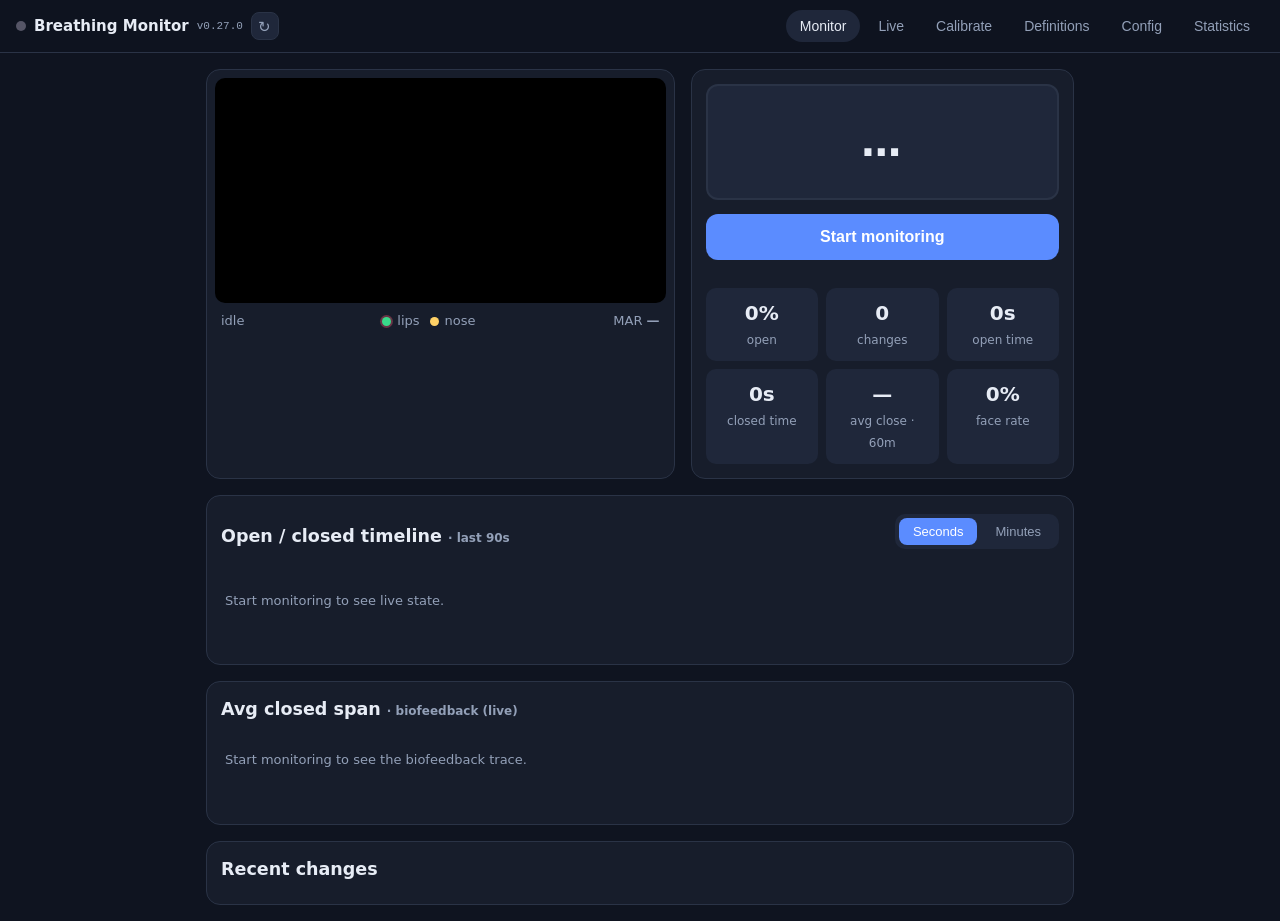
<file: web/index.html>
<!DOCTYPE html>
<html lang="en">
<head>
  <meta charset="UTF-8" />
  <meta name="viewport" content="width=device-width, initial-scale=1, viewport-fit=cover" />
  <meta name="theme-color" content="#0f1420" />
  <title>Breathing Monitor</title>
  <link rel="manifest" href="./manifest.webmanifest" />
  <link rel="icon" href="./icons/icon.svg" type="image/svg+xml" />
  <link rel="apple-touch-icon" href="./icons/icon.svg" />
  <link rel="stylesheet" href="./css/app.css" />
</head>
<body>
  <header class="topbar">
    <div class="brand">
      <span id="status-dot" class="dot"></span>
      <strong>Breathing Monitor</strong>
      <span class="ver" id="app-version"></span>
      <button id="refresh-btn" class="icon-btn" title="Update to latest version" aria-label="Update to latest version">↻</button>
    </div>
    <nav class="tabs">
      <button data-tab-btn="monitor" class="active">Monitor</button>
      <button data-tab-btn="live">Live</button>
      <button data-tab-btn="calibrate">Calibrate</button>
      <button data-tab-btn="definitions">Definitions</button>
      <button data-tab-btn="config">Config</button>
      <button data-tab-btn="stats">Statistics</button>
    </nav>
  </header>

  <main>
    <!-- MONITOR -->
    <section data-tab="monitor" class="panel">
      <div class="monitor-grid">
        <div class="preview-card">
          <canvas id="preview"></canvas>
          <div class="preview-meta">
            <span id="face-status">idle</span>
            <span class="legend">
              <span class="dot-lip"></span>lips
              <span class="dot-nose"></span>nose
            </span>
            <span>MAR <b id="mar-value">—</b></span>
          </div>
        </div>

        <div class="control-card">
          <div id="indicator" data-state="unknown">
            <div id="indicator-label">…</div>
          </div>
          <button id="toggle-btn" class="primary">Start monitoring</button>
          <div id="bio-mode" class="bio-mode"></div>

          <div class="stat-tiles">
            <div class="tile"><span id="stat-open-pct">0%</span><label>open</label></div>
            <div class="tile"><span id="stat-changes">0</span><label>changes</label></div>
            <div class="tile"><span id="stat-open-s">0s</span><label>open time</label></div>
            <div class="tile"><span id="stat-closed-s">0s</span><label>closed time</label></div>
            <div class="tile"><span id="stat-avg-close">—</span><label>avg close · 60m</label></div>
            <div class="tile"><span id="stat-face-rate">0%</span><label>face rate</label></div>
          </div>
        </div>
      </div>

      <div class="live-card">
        <div class="live-head">
          <h3>Open / closed timeline <span class="muted small">· last <span id="live-window">90s</span></span></h3>
          <div class="seg" id="live-seg" aria-label="Live resolution">
            <button data-live="sec" type="button" class="active">Seconds</button>
            <button data-live="min" type="button">Minutes</button>
          </div>
        </div>
        <div id="live-chart" class="chart"></div>
      </div>

      <div class="live-card">
        <div class="live-head">
          <h3>Avg closed span <span class="muted small">· biofeedback (live)</span></h3>
        </div>
        <div id="bio-chart" class="chart"></div>
      </div>

      <div class="changes-card">
        <h3>Recent changes</h3>
        <ul id="changes-list" class="changes-list"></ul>
      </div>
    </section>

    <!-- LIVE (ambient, distraction-free) -->
    <section data-tab="live" class="panel live-ambient-panel" hidden>
      <div id="ambient" class="ambient" data-state="unknown">
        <div class="ambient-state" id="ambient-state">—</div>
        <div class="ambient-metric">
          <span id="ambient-metric">—</span>
        </div>
        <div class="ambient-hint" id="ambient-hint">Start monitoring on the Monitor tab, then leave this tab open.</div>
      </div>
    </section>

    <!-- CALIBRATE -->
    <section data-tab="calibrate" class="panel" hidden>
      <div class="doc">
        <h2>Calibrate the MAR thresholds</h2>
        <p class="muted">Start monitoring, then open and close your mouth naturally.
           Drag the sliders (or use the capture buttons) so <b>closed</b> sits below
           the close line and <b>open</b> sits above the open line. Changes apply
           live and are saved.</p>

        <div class="cal-live">
          <div class="cal-readout">
            <span id="cal-mar">—</span><label>current MAR</label>
          </div>
          <div class="cal-readout">
            <span id="cal-state">—</span><label>state</label>
          </div>
        </div>

        <div class="cal-meter" aria-hidden="true">
          <div class="cal-fill" id="cal-fill"></div>
          <div class="cal-mark cal-mark-close" id="cal-mark-close"><span>close</span></div>
          <div class="cal-mark cal-mark-open" id="cal-mark-open"><span>open</span></div>
        </div>
        <p id="cal-hint" class="muted small">Start monitoring on the Monitor tab to see live MAR.</p>

        <div class="cal-controls">
          <div class="cal-row">
            <label for="cal-open">Open threshold: <b id="cal-open-val">0.35</b></label>
            <input id="cal-open" type="range" min="0" max="1" step="0.01" value="0.35" />
            <button id="cal-set-open" class="ghost" type="button">Set from current MAR</button>
          </div>
          <div class="cal-row">
            <label for="cal-close">Close threshold: <b id="cal-close-val">0.28</b></label>
            <input id="cal-close" type="range" min="0" max="1" step="0.01" value="0.28" />
            <button id="cal-set-close" class="ghost" type="button">Set from current MAR</button>
          </div>
          <p class="muted small">The close threshold is kept at or below the open
             threshold (hysteresis) to prevent flicker.</p>
        </div>

        <hr class="sep" />

        <h2>Nose breathing <span class="tag-exp">experimental</span></h2>
        <p class="muted">Nostril ratio <b>NAR = nostril width ÷ nose length</b>.
           With your <b>mouth closed</b>, breathe through your nose and watch the
           bar: if nostril flare is detectable, it should oscillate with each
           breath. The motion is small and noisy, so this may or may not resolve a
           usable signal for your face/camera — this bar lets you check.</p>

        <div class="cal-live">
          <div class="cal-readout"><span id="nar-value">—</span><label>current NAR</label></div>
          <div class="cal-readout"><span id="nar-amp">—</span><label>recent range</label></div>
        </div>
        <div class="cal-meter"><div class="cal-fill nar-fill" id="nar-fill"></div></div>
        <p class="muted small">The bar auto-scales to the recent min/max (~24 s),
           so even tiny changes are amplified. A rising “recent range” with a
           bar that pulses in time with your breathing is the signal you’re
           looking for; a bar that only jerks when you move your head is not.</p>

        <hr class="sep" />

        <h2>Talking detection <span class="tag-exp">experimental</span></h2>
        <p class="muted">Ignores frames while you're <b>talking</b> (rapid mouth
           movement) so speech isn't counted as breathing. Vision-only — it can
           occasionally react to chewing/laughing. Talk normally and watch the
           state flip to TALKING; adjust sensitivity so speech is caught but
           breathing isn't.</p>

        <div class="cal-live">
          <div class="cal-readout"><span id="talk-score">—</span><label>talk score (mouth motion)</label></div>
          <div class="cal-readout"><span id="talk-state">—</span><label>state</label></div>
        </div>

        <div class="cal-controls">
          <label class="row"><input id="talk-enabled" type="checkbox" /> Enable talking detection</label>
          <div class="cal-row">
            <label for="talk-sens">Sensitivity: <b id="talk-sens-val">0.50</b></label>
            <input id="talk-sens" type="range" min="0" max="1" step="0.05" value="0.5" />
          </div>
          <label>Enter-talking delay t1 (s) — how long it must look like talking
            <input id="talk-onset" type="number" min="0" step="0.05" />
          </label>
          <label>Exit-talking delay t2 (s) — how long after talking stops
            <input id="talk-hold" type="number" min="0" step="0.05" />
          </label>
        </div>

        <hr class="sep" />

        <h2>Facial tension <span class="tag-exp">experimental</span></h2>
        <p class="muted">A webcam <b>can't measure true muscle tone</b> (that needs
           EMG). These bars are MediaPipe <b>blendshapes</b> — geometric estimates
           of facial actions, 0–1. Tense each muscle group and watch which bars
           move. The signal is the <em>rise above your own relaxed resting
           level</em>, not the absolute value — so compare against your neutral
           face. Heads-up: <b>jaw clench barely registers</b> from a camera; watch
           whether its proxies move for you at all before relying on it.</p>
        <div id="bs-list" class="bs-list">
          <p class="muted small" id="bs-empty">Start monitoring on the Monitor tab to see live blendshapes.</p>
        </div>
      </div>
    </section>

    <!-- DEFINITIONS -->
    <section data-tab="definitions" class="panel" hidden>
      <div class="doc">
        <h2>What this measures</h2>
        <p>The app watches your webcam, finds your face with the MediaPipe
           <em>FaceLandmarker</em> model (478 landmarks), and computes the
           <strong>Mouth Aspect Ratio (MAR)</strong> — the vertical lip opening
           divided by the mouth width — to decide whether your lips are
           <strong>open</strong> or <strong>closed</strong>. Everything runs on
           your device; only small metadata is uploaded.</p>

        <h3>Key terms</h3>
        <dl>
          <dt>MAR (Mouth Aspect Ratio)</dt>
          <dd>Mean inner-lip vertical opening ÷ inner mouth width. Higher = more open.</dd>
          <dt>Open / Close threshold (hysteresis)</dt>
          <dd>Two separate MAR levels. Once open, the mouth must fall below the
              lower <em>close</em> threshold to flip back — this stops flicker.</dd>
          <dt>Minimum duration</dt>
          <dd>A change must hold this long before it's confirmed, so brief
              flickers (a swallow, one noisy frame) don't count.</dd>
          <dt>Face rate</dt>
          <dd>Fraction of sampled frames where a usable face was found.</dd>
          <dt>% open</dt>
          <dd>Share of measured time your mouth was open — the headline metric
              tracked across days.</dd>
        </dl>

        <h3>How it maps to the pipeline</h3>
        <p>Capture → foundation model (landmarks) → MAR → smoothing → stats →
           central store. The capture + model live in one swappable
           <code>FaceSensor</code> module; the math is ported directly from the
           desktop app's pure-logic core.</p>
      </div>
    </section>

    <!-- CONFIG -->
    <section data-tab="config" class="panel" hidden>
      <form id="config-form" class="doc form">
        <h2>Configuration</h2>

        <fieldset>
          <legend>Capture</legend>
          <label>Sample interval (ms)
            <input name="intervalMs" type="number" min="50" step="10" />
          </label>
          <label>Camera
            <select name="facingMode">
              <option value="user">Front (facing you)</option>
              <option value="environment">Rear</option>
            </select>
          </label>
          <label class="row"><input name="autoStartStop" type="checkbox" /> Auto stop/resume with app focus (pause in background, resume on return)</label>
          <label>Video rotation (if the preview is sideways)
            <select name="rotation">
              <option value="auto">Auto (match screen)</option>
              <option value="0">None</option>
              <option value="90">90° clockwise</option>
              <option value="180">180°</option>
              <option value="270">270° (90° CCW)</option>
            </select>
          </label>
        </fieldset>

        <fieldset>
          <legend>Detection thresholds</legend>
          <label>Open threshold (MAR)
            <input name="openThreshold" type="number" step="0.01" />
          </label>
          <label>Close threshold (MAR)
            <input name="closeThreshold" type="number" step="0.01" />
          </label>
          <label>Min open seconds
            <input name="minOpenSeconds" type="number" step="0.05" />
          </label>
          <label>Min closed seconds
            <input name="minClosedSeconds" type="number" step="0.05" />
          </label>
          <label>Min face confidence
            <input name="minFaceConfidence" type="number" step="0.05" min="0" max="1" />
          </label>
          <label>Min face area ratio
            <input name="minFaceAreaRatio" type="number" step="0.01" min="0" max="1" />
          </label>
        </fieldset>

        <fieldset>
          <legend>Notifications</legend>
          <label class="row"><input name="notifEnabled" type="checkbox" /> Enable notifications</label>
          <label>Mouth-open alert after (seconds, 0 = off)
            <input name="mouthOpenAlertSeconds" type="number" step="1" min="0" />
          </label>
          <label>Breathing reminder every (minutes, 0 = off)
            <input name="breathingReminderMinutes" type="number" step="1" min="0" />
          </label>
          <label>Remote alerts topic (ntfy.sh) — popups on another device
            <input name="remoteTopic" type="text" placeholder="e.g. breath-a8f3k9 (keep secret)" />
          </label>
          <p class="muted small">Pick a hard-to-guess topic. On your laptop, open
             <a id="recv-link" target="_blank" rel="noopener">the alerts receiver</a>
             (big flash + beep), or just <b>ntfy.sh/&lt;topic&gt;</b> / the ntfy
             app for plain notifications.</p>
          <button type="button" id="notif-test-remote" class="ghost">Send test remote alert</button>
        </fieldset>

        <fieldset>
          <legend>Biofeedback schedule (baseline sampling)</legend>
          <p class="muted small">Periodically pause feedback to measure your real
             habits. During a baseline the Live tab stays green and no alerts
             fire, but detection + stats keep running. Compared in Statistics →
             Baselines.</p>
          <label class="row"><input name="baselineEnabled" type="checkbox" /> Enable baseline sampling</label>
          <label>Feedback ON minutes
            <input name="baselineOn" type="number" min="0.5" step="0.5" />
          </label>
          <label>Baseline (feedback OFF) minutes
            <input name="baselineOff" type="number" min="0.5" step="0.5" />
          </label>
        </fieldset>

        <fieldset>
          <legend>Storage</legend>
          <p class="muted small">Metadata is always saved <b>on this device</b>
             (IndexedDB) and the Statistics tab reads it from there — no server
             required. Optionally also send it to a backend for cross-device
             stats by filling in an API base below.</p>
          <label class="row"><input name="uploadEnabled" type="checkbox" /> Also upload to a backend (optional)</label>
          <label>API base URL (blank = on-device only)
            <input name="apiBase" type="text" placeholder="https://your-server.example.com" />
          </label>
          <label>Record interval (seconds)
            <input name="rollupSeconds" type="number" step="5" min="5" />
          </label>
        </fieldset>

        <div class="form-actions">
          <button type="submit" class="primary">Save settings</button>
          <button type="button" id="config-reset" class="ghost">Reset defaults</button>
        </div>
      </form>
    </section>

    <!-- STATISTICS -->
    <section data-tab="stats" class="panel" hidden>
      <div class="doc">
        <div class="stats-head">
          <h2>Statistics across days</h2>
          <button id="stats-refresh" class="ghost">Refresh</button>
        </div>
        <p class="muted small">Recorded per hour on this device; the selector
           below only rolls those hours up for display.</p>
        <p id="stats-status" class="muted">—</p>

        <div class="seg" id="res-seg" aria-label="Graph resolution">
          <button data-res="hour" type="button">Hour</button>
          <button data-res="day" type="button">Day</button>
          <button data-res="week" type="button">Week</button>
          <button data-res="month" type="button">Month</button>
        </div>

        <div class="stat-tiles">
          <div class="tile"><span id="agg-days">0</span><label>days</label></div>
          <div class="tile"><span id="agg-sessions">0</span><label>sessions</label></div>
          <div class="tile"><span id="agg-open-pct">0%</span><label>avg open</label></div>
          <div class="tile"><span id="agg-open-hours">0h</span><label>open total</label></div>
        </div>

        <h3>% mouth-open over time</h3>
        <div id="chart-open" class="chart"></div>

        <h3>Max continuous closed duration over time</h3>
        <div id="chart-closed" class="chart"></div>

        <h3>% mouth-open per period</h3>
        <div id="daily-bars" class="daily-bars"></div>

        <h3>Baselines — does the feedback help?</h3>
        <p class="muted small">Avg closed-span during each baseline (feedback-off)
           period vs the feedback-on period just before it. If the feedback is
           working, the "with feedback" line sits above the baseline line.</p>
        <div id="chart-baseline" class="chart"></div>
      </div>
    </section>
  </main>

  <div id="toasts" class="toasts"></div>
  <script type="module" src="./js/app.js"></script>
</body>
</html>
</file>
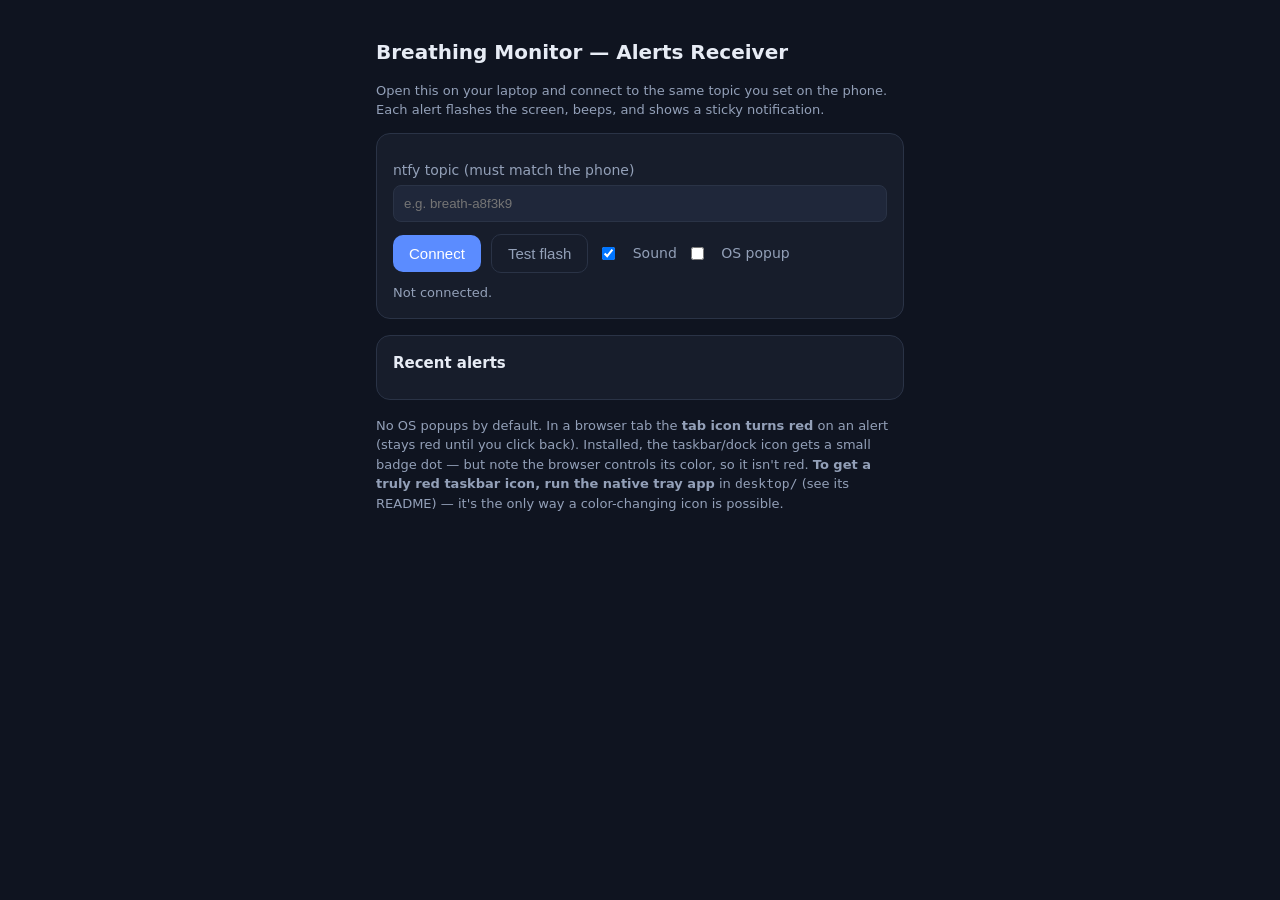
<file: web/receiver.html>
<!DOCTYPE html>
<html lang="en">
<head>
  <meta charset="UTF-8" />
  <meta name="viewport" content="width=device-width, initial-scale=1" />
  <title>Breathing Monitor — Alerts Receiver</title>
  <link rel="manifest" href="./receiver.webmanifest" />
  <link id="fav" rel="icon" />
  <style>
    :root { --bg:#0f1420; --panel:#171d2b; --panel2:#1f273a; --text:#e7ecf5; --muted:#93a0b8; --accent:#5b8cff; --open:#ff5c7a; --border:#2a3346; }
    * { box-sizing: border-box; }
    body { margin:0; background:var(--bg); color:var(--text); font:15px/1.5 system-ui,-apple-system,Segoe UI,Roboto,sans-serif; }
    .wrap { max-width:560px; margin:0 auto; padding:24px 16px; }
    h1 { font-size:20px; }
    .card { background:var(--panel); border:1px solid var(--border); border-radius:14px; padding:16px; margin-bottom:16px; }
    label { display:block; color:var(--muted); font-size:14px; margin:10px 0 4px; }
    input[type=text] { width:100%; padding:10px; border-radius:8px; border:1px solid var(--border); background:var(--panel2); color:var(--text); }
    .row { display:flex; gap:10px; align-items:center; flex-wrap:wrap; }
    button { background:var(--accent); color:#fff; border:0; padding:10px 16px; border-radius:10px; font-size:15px; cursor:pointer; }
    button.ghost { background:transparent; color:var(--muted); border:1px solid var(--border); }
    .status { font-size:13px; color:var(--muted); margin-top:10px; }
    .status.on { color:#39d98a; }
    .status.err { color:var(--open); }
    ul { list-style:none; padding:0; margin:8px 0 0; max-height:240px; overflow:auto; }
    li { padding:8px 4px; border-bottom:1px solid var(--border); font-size:14px; }
    li time { color:var(--muted); font-size:12px; margin-right:8px; font-family:ui-monospace,monospace; }
    .muted { color:var(--muted); font-size:13px; }
    /* Full-screen attention flash */
    #flash { position:fixed; inset:0; background:var(--open); display:flex; align-items:center; justify-content:center;
             opacity:0; pointer-events:none; transition:opacity .12s; z-index:50; }
    #flash.on { opacity:.92; pointer-events:auto; }
    #flash .msg { font-size:min(9vw,54px); font-weight:800; color:#2a0d14; text-align:center; padding:20px; }
    #flash small { display:block; font-size:16px; font-weight:600; margin-top:14px; opacity:.7; }
  </style>
</head>
<body>
  <div class="wrap">
    <h1>Breathing Monitor — Alerts Receiver</h1>
    <p class="muted">Open this on your laptop and connect to the same topic you set on the phone.
       Each alert flashes the screen, beeps, and shows a sticky notification.</p>

    <div class="card">
      <label for="topic">ntfy topic (must match the phone)</label>
      <input id="topic" type="text" placeholder="e.g. breath-a8f3k9" autocomplete="off" />
      <div class="row" style="margin-top:12px">
        <button id="connect">Connect</button>
        <button id="test" class="ghost" type="button">Test flash</button>
        <label class="row" style="margin:0"><input type="checkbox" id="sound" checked /> &nbsp;Sound</label>
        <label class="row" style="margin:0"><input type="checkbox" id="popup" /> &nbsp;OS popup</label>
      </div>
      <div id="status" class="status">Not connected.</div>
    </div>

    <div class="card">
      <strong>Recent alerts</strong>
      <ul id="log"></ul>
    </div>
    <p class="muted">No OS popups by default. In a browser tab the <b>tab icon turns red</b> on an alert (stays red until you click back). Installed, the taskbar/dock icon gets a small badge dot — but note the browser controls its color, so it isn't red. <b>To get a truly red taskbar icon, run the native tray app</b> in <code>desktop/</code> (see its README) — it's the only way a color-changing icon is possible.</p>
  </div>

  <div id="flash"><div class="msg" id="flash-msg">ALERT<small id="flash-sub"></small></div></div>

  <script>
    const $ = (s) => document.querySelector(s);
    const params = new URLSearchParams(location.search);
    const topicEl = $("#topic");
    topicEl.value = params.get("topic") || localStorage.getItem("bm.recv.topic") || "";

    let es = null;
    let audioCtx = null;

    // OS popup is OFF by default (the taskbar badge + red icon is the cue).
    const popupEl = $("#popup");
    popupEl.checked = localStorage.getItem("bm.recv.popup") === "1";
    popupEl.addEventListener("change", () => {
      localStorage.setItem("bm.recv.popup", popupEl.checked ? "1" : "0");
      if (popupEl.checked && "Notification" in window && Notification.permission === "default") Notification.requestPermission();
    });

    function setStatus(text, cls) {
      const el = $("#status");
      el.textContent = text;
      el.className = "status" + (cls ? " " + cls : "");
    }

    function beep() {
      if (!$("#sound").checked) return;
      try {
        audioCtx = audioCtx || new (window.AudioContext || window.webkitAudioContext)();
        const t = audioCtx.currentTime;
        for (let i = 0; i < 2; i++) {
          const o = audioCtx.createOscillator();
          const g = audioCtx.createGain();
          o.type = "sine";
          o.frequency.value = 880;
          g.gain.setValueAtTime(0.0001, t + i * 0.28);
          g.gain.exponentialRampToValueAtTime(0.4, t + i * 0.28 + 0.02);
          g.gain.exponentialRampToValueAtTime(0.0001, t + i * 0.28 + 0.22);
          o.connect(g).connect(audioCtx.destination);
          o.start(t + i * 0.28);
          o.stop(t + i * 0.28 + 0.24);
        }
      } catch (e) { /* ignore */ }
    }

    const baseTitle = document.title;
    const favLink = document.getElementById("fav");

    // Draw a solid colored dot as the tab favicon — a peripheral color signal
    // visible in the tab strip (and taskbar/dock icon) without any popup.
    function setFavicon(color) {
      const c = document.createElement("canvas");
      c.width = c.height = 64;
      const x = c.getContext("2d");
      x.fillStyle = color;
      x.beginPath();
      x.arc(32, 32, 30, 0, Math.PI * 2);
      x.fill();
      favLink.href = c.toDataURL("image/png");
    }
    const COLOR_OK = "#39d98a", COLOR_ALERT = "#ff5c7a";
    setFavicon(COLOR_OK);

    // Alert stays "flagged" (red tab + red badge + flagged title) until you
    // return to the tab, so an unfocused/hidden tab still shows the color.
    function raiseFlag(msg) {
      setFavicon(COLOR_ALERT);
      document.title = "🔴 " + msg;
      // A dot badge (no number). Note: the browser controls its color (system
      // accent) — the web platform can't recolor the taskbar icon itself.
      try { navigator.setAppBadge && navigator.setAppBadge(); } catch (e) {}
    }
    function clearFlag() {
      setFavicon(COLOR_OK);
      document.title = baseTitle;
      try { navigator.clearAppBadge && navigator.clearAppBadge(); } catch (e) {}
    }
    // Clear the flag once the user actually looks at the tab.
    window.addEventListener("focus", clearFlag);
    document.addEventListener("visibilitychange", () => { if (!document.hidden) clearFlag(); });

    function alertNow(msg) {
      // Full-screen flash (visible when the tab is on-screen).
      $("#flash-sub").textContent = msg;
      const f = $("#flash");
      f.classList.add("on");
      setTimeout(() => f.classList.remove("on"), 1600);
      beep();
      // Persistent color signal for when the tab isn't focused.
      raiseFlag(msg);
      // Sticky OS notification — only if explicitly enabled.
      if (popupEl.checked && "Notification" in window && Notification.permission === "granted") {
        try { new Notification("Breathing Monitor", { body: msg, requireInteraction: true, tag: "bm-alert" }); } catch (e) {}
      }
      // Log.
      const li = document.createElement("li");
      li.innerHTML = `<time>${new Date().toLocaleTimeString()}</time>${msg}`;
      $("#log").prepend(li);
      while ($("#log").children.length > 30) $("#log").lastChild.remove();
    }
    // Dismiss the flash on click.
    $("#flash").addEventListener("click", () => $("#flash").classList.remove("on"));

    // Register the service worker so the receiver is installable (enables the
    // taskbar/dock badge and a standalone window).
    if ("serviceWorker" in navigator) navigator.serviceWorker.register("./sw.js").catch(() => {});

    function connect() {
      const topic = topicEl.value.trim();
      if (!topic) { setStatus("Enter a topic first.", "err"); return; }
      localStorage.setItem("bm.recv.topic", topic);
      if (es) es.close();
      if (popupEl.checked && "Notification" in window && Notification.permission === "default") Notification.requestPermission();
      const url = /^https?:\/\//.test(topic) ? topic.replace(/\/$/, "") + "/sse" : `https://ntfy.sh/${encodeURIComponent(topic)}/sse`;
      setStatus("Connecting…");
      es = new EventSource(url);
      es.onopen = () => setStatus("Connected — waiting for alerts.", "on");
      es.onerror = () => setStatus("Disconnected — retrying…", "err");
      es.onmessage = (ev) => {
        try {
          const d = JSON.parse(ev.data);
          if (d.event === "message") alertNow(d.message || "(alert)");
        } catch (e) { /* keepalive/open events */ }
      };
    }

    $("#connect").addEventListener("click", connect);
    $("#test").addEventListener("click", () => alertNow("Test alert — mouth open"));
    if (topicEl.value) connect();
  </script>
</body>
</html>
</file>
<file: web/css/app.css>
:root {
  --bg: #0f1420;
  --panel: #171d2b;
  --panel-2: #1f273a;
  --text: #e7ecf5;
  --muted: #93a0b8;
  --accent: #5b8cff;
  --open: #ff5c7a;
  --closed: #39d98a;
  --border: #2a3346;
  --radius: 14px;
}

* { box-sizing: border-box; }
html, body { margin: 0; }
body {
  background: var(--bg);
  color: var(--text);
  font: 15px/1.5 system-ui, -apple-system, Segoe UI, Roboto, sans-serif;
  -webkit-font-smoothing: antialiased;
  padding-bottom: env(safe-area-inset-bottom);
}

/* Topbar + tabs */
.topbar {
  position: sticky; top: 0; z-index: 5;
  display: flex; align-items: center; justify-content: space-between;
  gap: 12px; flex-wrap: wrap;
  padding: 10px 16px; background: rgba(15,20,32,.92);
  backdrop-filter: blur(8px); border-bottom: 1px solid var(--border);
}
.brand { display: flex; align-items: center; gap: 8px; }
.ver { color: var(--muted); font-size: 11px; font-family: ui-monospace, monospace; }
.icon-btn { background: var(--panel-2); color: var(--muted); border: 1px solid var(--border); border-radius: 8px; width: 28px; height: 28px; cursor: pointer; font-size: 15px; line-height: 1; }
.icon-btn:active { transform: rotate(180deg); transition: transform .3s; }
.dot { width: 10px; height: 10px; border-radius: 50%; background: #556; transition: background .2s; }
.dot.live { background: var(--closed); box-shadow: 0 0 10px var(--closed); }
.tabs { display: flex; gap: 4px; flex-wrap: wrap; }
.tabs button {
  background: transparent; color: var(--muted); border: 0;
  padding: 8px 14px; border-radius: 999px; cursor: pointer; font-size: 14px;
}
.tabs button.active { background: var(--panel-2); color: var(--text); }

main { max-width: 900px; margin: 0 auto; padding: 16px; }
.panel { animation: fade .2s ease; }
@keyframes fade { from { opacity: 0; transform: translateY(4px); } to { opacity: 1; } }

/* Monitor */
.monitor-grid { display: grid; grid-template-columns: 1fr; gap: 16px; }
@media (min-width: 720px) { .monitor-grid { grid-template-columns: 1.1fr .9fr; } }

.preview-card, .control-card, .changes-card, .doc {
  background: var(--panel); border: 1px solid var(--border);
  border-radius: var(--radius); padding: 14px;
}
.preview-card { padding: 8px; }
#preview {
  width: 100%; height: auto; display: block; border-radius: 10px; background: #000;
  max-height: 70vh;
}
.preview-meta { display: flex; justify-content: space-between; align-items: center; gap: 8px; color: var(--muted); padding: 8px 6px 2px; font-size: 13px; }
.legend { display: inline-flex; align-items: center; gap: 6px; }
.legend .dot-lip, .legend .dot-nose { width: 9px; height: 9px; border-radius: 50%; display: inline-block; }
.legend .dot-lip { background: var(--closed); box-shadow: 0 0 0 2px rgba(255,92,122,.35); }
.legend .dot-nose { background: #ffd166; margin-left: 4px; }

/* Calibrate */
.small { font-size: 12px; }
.cal-live { display: flex; gap: 12px; margin: 12px 0; }
.cal-readout { flex: 1; background: var(--panel-2); border-radius: 10px; padding: 12px; text-align: center; }
.cal-readout span { display: block; font-size: 28px; font-weight: 800; }
.cal-readout label { color: var(--muted); font-size: 12px; }
.cal-meter { position: relative; height: 30px; background: var(--panel-2); border-radius: 8px; margin: 22px 0 8px; overflow: visible; }
.cal-fill { position: absolute; left: 0; top: 0; bottom: 0; width: 0%; background: linear-gradient(90deg, var(--closed), var(--open)); border-radius: 8px 0 0 8px; transition: width .08s linear; }
.cal-mark { position: absolute; top: -6px; bottom: -6px; width: 2px; background: var(--text); left: 0%; }
.cal-mark span { position: absolute; top: -16px; left: 50%; transform: translateX(-50%); font-size: 10px; color: var(--muted); white-space: nowrap; }
.cal-mark-close { background: #8fb3ff; }
.cal-mark-open { background: #ffd166; }
.cal-controls { margin-top: 14px; }
.cal-row { display: grid; grid-template-columns: 1fr auto; align-items: center; gap: 8px 12px; margin: 14px 0; }
.cal-row label { color: var(--muted); }
.cal-row input[type="range"] { grid-column: 1 / -1; width: 100%; accent-color: var(--accent); }
.cal-row button { grid-column: 2; grid-row: 1; }
.nar-fill { background: linear-gradient(90deg, #5b8cff, #39d98a); }
.sep { border: 0; border-top: 1px solid var(--border); margin: 24px 0; }
.tag-exp { font-size: 11px; font-weight: 600; color: #0f1420; background: #ffd166; padding: 2px 8px; border-radius: 999px; vertical-align: middle; }

/* Facial-tension blendshape meter (Calibrate experiment) */
.bs-list { margin: 12px 0 0; }
.bs-group { color: var(--accent); font-size: 12px; font-weight: 600; text-transform: uppercase; letter-spacing: .04em; margin: 16px 0 6px; }
.bs-group .bs-note { color: var(--muted); font-weight: 500; text-transform: none; letter-spacing: 0; }
.bs-row { display: grid; grid-template-columns: 130px 1fr 48px; align-items: center; gap: 10px; margin: 4px 0; }
.bs-row > label { color: var(--text); font-size: 13px; margin: 0; }
.bs-track { position: relative; height: 12px; background: var(--panel-2); border-radius: 6px; overflow: hidden; }
.bs-fill { position: absolute; left: 0; top: 0; bottom: 0; width: 0%; background: linear-gradient(90deg, #39d98a, #ffd166, var(--open)); transition: width .08s linear; }
.bs-val { font-family: ui-monospace, monospace; font-size: 12px; color: var(--muted); text-align: right; }
.bs-row.hot .bs-val { color: var(--open); font-weight: 700; }

.control-card { display: flex; flex-direction: column; gap: 14px; align-items: stretch; }
#indicator {
  border-radius: 12px; padding: 26px; text-align: center;
  background: var(--panel-2); border: 2px solid var(--border);
  transition: all .25s;
}
#indicator[data-state="open"] { border-color: var(--open); background: rgba(255,92,122,.12); }
#indicator[data-state="closed"] { border-color: var(--closed); background: rgba(57,217,138,.12); }
#indicator-label { font-size: 40px; font-weight: 800; letter-spacing: 2px; }
#indicator[data-state="open"] #indicator-label { color: var(--open); }
#indicator[data-state="closed"] #indicator-label { color: var(--closed); }

button.primary {
  background: var(--accent); color: #fff; border: 0; padding: 14px;
  border-radius: 12px; font-size: 16px; font-weight: 600; cursor: pointer;
}
button.primary.stop { background: var(--open); }
button.ghost { background: transparent; color: var(--muted); border: 1px solid var(--border); padding: 10px 14px; border-radius: 10px; cursor: pointer; }

.stat-tiles { display: grid; grid-template-columns: repeat(auto-fit, minmax(88px, 1fr)); gap: 8px; }
.tile { background: var(--panel-2); border-radius: 10px; padding: 10px; text-align: center; }
.tile span { display: block; font-size: 20px; font-weight: 700; }
.tile label { color: var(--muted); font-size: 12px; }

/* Ambient (distraction-free) Live tab */
.ambient {
  min-height: calc(100vh - 130px);
  display: flex; flex-direction: column; align-items: center; justify-content: center;
  gap: 22px; border-radius: var(--radius); text-align: center; padding: 24px;
  transition: background .5s ease;
  background: var(--panel-2);
}
/* Strong, saturated background = peripheral attention; text stays soft/low-key. */
.ambient[data-state="closed"] { background: var(--closed); }
.ambient[data-state="open"] { background: var(--open); }
.ambient[data-state="unknown"] { background: #4a5361; }
.ambient-state { font-size: 46px; font-weight: 600; letter-spacing: 3px; color: rgba(255, 255, 255, .5); }
.ambient-metric span { display: block; font-size: 38px; font-weight: 600; color: rgba(255, 255, 255, .5); }
.ambient-hint { color: rgba(255, 255, 255, .5); font-size: 13px; max-width: 280px; }

.live-card { background: var(--panel); border: 1px solid var(--border); border-radius: var(--radius); padding: 14px; margin-top: 16px; }
.live-head { display: flex; align-items: center; justify-content: space-between; gap: 10px; flex-wrap: wrap; margin-bottom: 6px; }
.live-head h3 { margin: 0; }
.chart .c-thr-open { stroke: var(--open); stroke-width: 1; stroke-dasharray: 4 3; opacity: 0.7; }
.chart .c-thr-close { stroke: var(--closed); stroke-width: 1; stroke-dasharray: 4 3; opacity: 0.7; }
.chart .c-thr-lbl { fill: var(--muted); font-size: 9px; }
.changes-card { margin-top: 16px; }
.changes-card h3 { margin: 0 0 8px; }
.changes-list { list-style: none; margin: 0; padding: 0; max-height: 240px; overflow: auto; font-family: ui-monospace, monospace; font-size: 13px; }
.changes-list li { padding: 6px 4px; border-bottom: 1px solid var(--border); color: var(--muted); }

/* Docs / forms */
.doc h2 { margin-top: 4px; }
.doc dt { font-weight: 700; margin-top: 10px; }
.doc dd { margin: 2px 0 0; color: var(--muted); }
.doc code { background: var(--panel-2); padding: 1px 6px; border-radius: 6px; }
.muted { color: var(--muted); }

.form fieldset { border: 1px solid var(--border); border-radius: 12px; margin: 0 0 16px; padding: 12px 14px; }
.form legend { color: var(--accent); padding: 0 6px; font-weight: 600; }
.form label { display: block; margin: 10px 0; color: var(--muted); font-size: 14px; }
.form label.row { display: flex; align-items: center; gap: 8px; }
.form input, .form select {
  display: block; width: 100%; margin-top: 4px; padding: 9px 10px;
  background: var(--panel-2); color: var(--text); border: 1px solid var(--border); border-radius: 8px;
}
.form label.row input { width: auto; margin: 0; }
.form-actions { display: flex; gap: 10px; }

.stats-head { display: flex; align-items: center; justify-content: space-between; }
.seg { display: inline-flex; gap: 4px; background: var(--panel-2); padding: 4px; border-radius: 10px; margin: 4px 0 14px; }
.seg button { background: transparent; color: var(--muted); border: 0; padding: 6px 14px; border-radius: 8px; cursor: pointer; font-size: 13px; }
.seg button.active { background: var(--accent); color: #fff; }
.chart { width: 100%; overflow-x: auto; margin: 8px 0 20px; }
.chart svg { width: 100%; height: auto; display: block; }
.chart .empty { color: var(--muted); font-size: 13px; padding: 20px 4px; }
.chart .c-grid { stroke: var(--border); stroke-width: 1; }
.chart .c-axis { fill: var(--muted); font-size: 10px; font-family: ui-monospace, monospace; }
.chart .c-label { fill: var(--text); font-size: 11px; font-weight: 700; }
.chart .c-cross { stroke: var(--muted); stroke-width: 1; stroke-dasharray: 3 3; }
.chart-tip { position: absolute; pointer-events: none; background: var(--panel-2); border: 1px solid var(--border); color: var(--text); font-size: 12px; padding: 4px 8px; border-radius: 8px; white-space: nowrap; transform: translateY(-100%); z-index: 3; }
.chart-legend { display: flex; gap: 14px; flex-wrap: wrap; margin: 2px 0 6px; font-size: 12px; color: var(--muted); }
.lg-item { display: inline-flex; align-items: center; gap: 6px; }
.lg-dot { width: 10px; height: 10px; border-radius: 50%; display: inline-block; }
.bio-mode { font-size: 12px; color: var(--muted); text-align: center; }
.bio-mode.baseline { color: #ffd166; }
.daily-bars { display: flex; flex-direction: column; gap: 6px; margin-top: 10px; }
.bar-row { display: grid; grid-template-columns: 92px 1fr 72px; align-items: center; gap: 10px; font-size: 13px; }
.bar-label { color: var(--muted); font-family: ui-monospace, monospace; }
.bar-track { background: var(--panel-2); border-radius: 999px; height: 14px; overflow: hidden; }
.bar-fill { display: block; height: 100%; background: linear-gradient(90deg, var(--accent), var(--open)); }
.bar-val { text-align: right; color: var(--muted); }

/* Toasts */
.toasts { position: fixed; left: 0; right: 0; bottom: 16px; display: flex; flex-direction: column; align-items: center; gap: 8px; pointer-events: none; z-index: 20; }
.toast { max-width: 90%; background: var(--panel-2); border: 1px solid var(--border); color: var(--text); padding: 10px 16px; border-radius: 10px; opacity: 0; transform: translateY(10px); transition: all .3s; }
.toast.show { opacity: 1; transform: none; }
.toast-warn { border-color: #d9a441; }
.toast-error { border-color: var(--open); }
</file>
